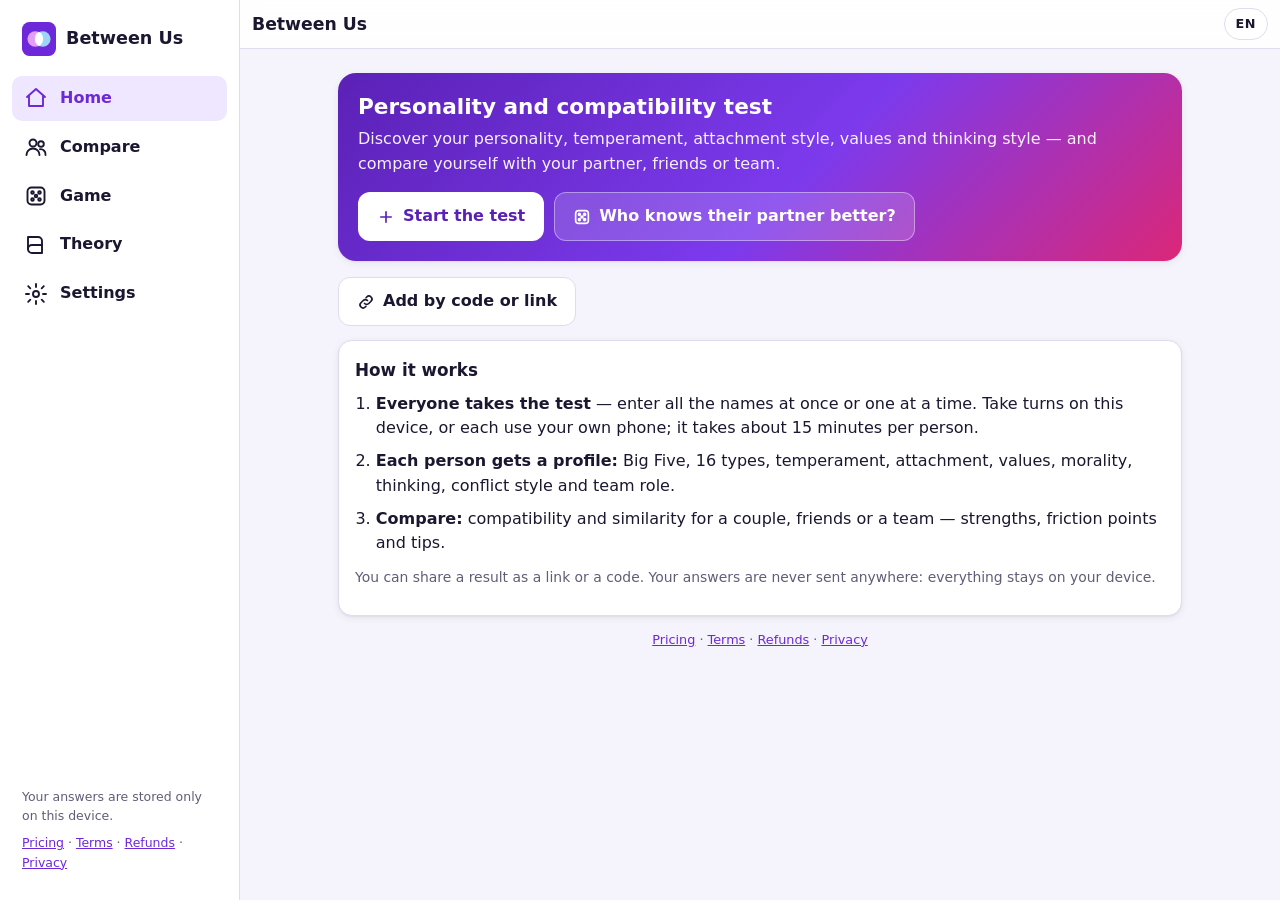
<file: index.html>
<!doctype html>
<html lang="ru">
<head>
<meta charset="utf-8">
<meta name="viewport" content="width=device-width, initial-scale=1, viewport-fit=cover">
<title>Between Us</title>
<meta name="description" content="Personality and compatibility test: Big Five, 16 types, temperament, attachment, values, thinking style. Compare couples, friends and teams.">
<meta name="theme-color" content="#6d28d9">
<meta name="apple-mobile-web-app-capable" content="yes">
<meta name="mobile-web-app-capable" content="yes">
<meta name="apple-mobile-web-app-status-bar-style" content="default">
<meta name="apple-mobile-web-app-title" content="Between Us">
<link rel="manifest" href="manifest.webmanifest">
<link rel="icon" href="icons/icon.svg" type="image/svg+xml">
<link rel="apple-touch-icon" href="icons/apple-touch-icon.png">
<link rel="stylesheet" href="css/app.css?v=f3c1a32f58">
</head>
<body>
<div class="layout">
  <aside class="sidebar" id="sidebar"></aside>
  <div class="main">
    <header class="topbar">
      <button class="icon-btn" id="backBtn" aria-label="Back" hidden>
        <svg viewBox="0 0 24 24"><path d="M15 18l-6-6 6-6"/></svg>
      </button>
      <h1 class="topbar-title" id="title">Between Us</h1>
      <div class="topbar-extra" id="topExtra"></div>
      <button class="lang-btn" id="langBtn" aria-label="Language">··</button>
    </header>
    <main id="view" tabindex="-1"></main>
  </div>
</div>
<nav class="tabbar" id="tabbar"></nav>
<div class="modal" id="modal" hidden>
  <div class="modal-backdrop" data-close></div>
  <div class="modal-card" role="dialog" aria-modal="true">
    <button class="icon-btn modal-close" data-close aria-label="Close">
      <svg viewBox="0 0 24 24"><path d="M6 6l12 12M18 6L6 18"/></svg>
    </button>
    <div class="modal-body" id="modalBody"></div>
  </div>
</div>
<div class="toast" id="toast" role="status" hidden></div>
<script src="js/data.js?v=f3c1a32f58"></script>
<script src="js/engine.js?v=f3c1a32f58"></script>
<script src="js/game-data.js?v=f3c1a32f58"></script>
<script src="js/game.js?v=f3c1a32f58"></script>
<script src="js/strings.js?v=f3c1a32f58"></script>
<script src="js/i18n.js?v=f3c1a32f58"></script>
<script src="js/pay.js?v=f3c1a32f58"></script>
<script src="js/sync.js?v=f3c1a32f58"></script>
<script src="js/app.js?v=f3c1a32f58"></script>
</body>
</html>
</file>
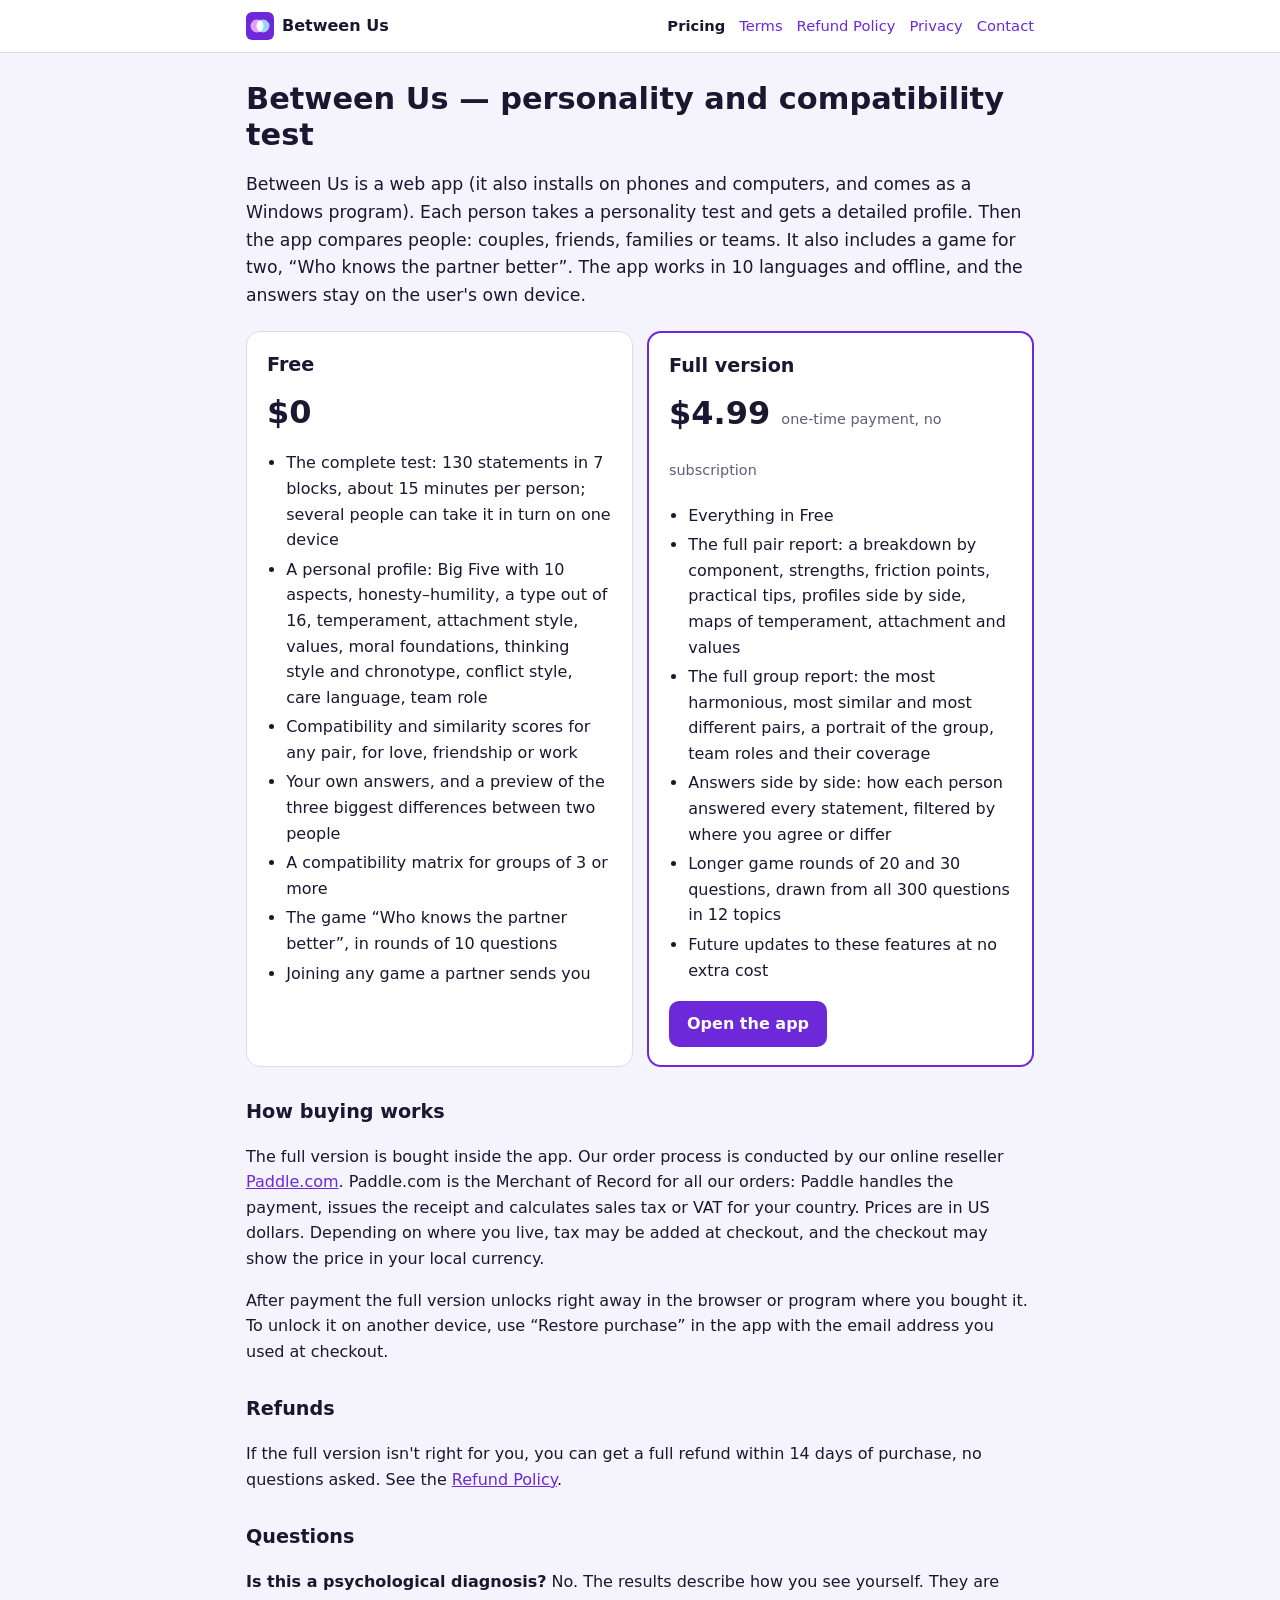
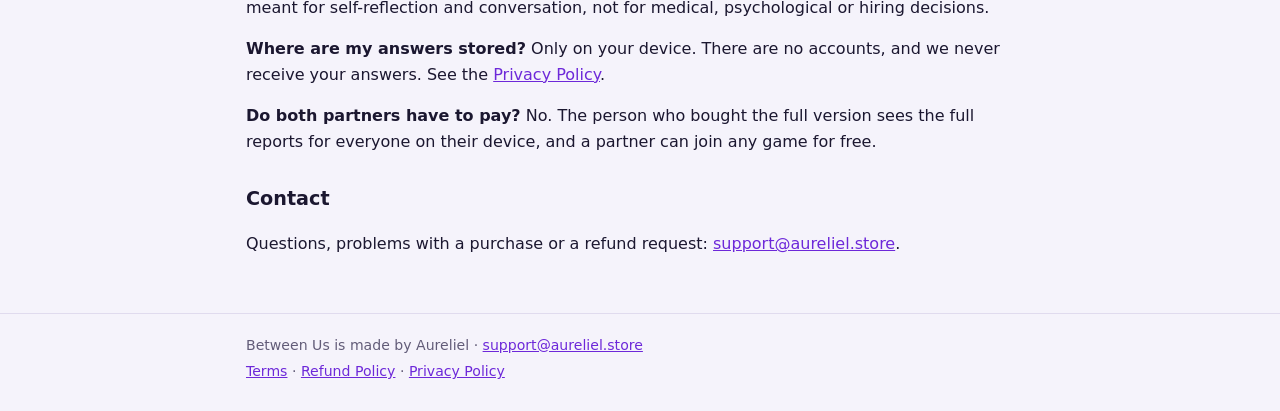
<file: pricing.html>
<!doctype html>
<html lang="en">
<head>
<meta charset="utf-8">
<meta name="viewport" content="width=device-width, initial-scale=1">
<title>Pricing — Between Us</title>
<meta name="description" content="Between Us is free to start. The full version costs US$4.99 once, with no subscription.">
<link rel="icon" href="icons/icon.svg" type="image/svg+xml">
<link rel="stylesheet" href="css/legal.css">
</head>
<body>
<header class="top"><div class="top-in">
  <a class="brand" href="./"><img src="icons/icon.svg" alt="">Between Us</a>
  <nav><a href="pricing.html" aria-current="page">Pricing</a><a href="terms.html">Terms</a><a href="refund.html">Refund Policy</a><a href="privacy.html">Privacy</a><a href="#contact">Contact</a></nav>
</div></header>

<main class="doc">
  <h1>Between Us — personality and compatibility test</h1>
  <p class="lead">Between Us is a web app (it also installs on phones and computers, and comes as a Windows program).
    Each person takes a personality test and gets a detailed profile. Then the app compares people:
    couples, friends, families or teams. It also includes a game for two, “Who knows the partner better”.
    The app works in 10 languages and offline, and the answers stay on the user's own device.</p>

  <div class="plans">
    <section class="plan">
      <h2>Free</h2>
      <p class="price">$0</p>
      <ul>
        <li>The complete test: 130 statements in 7 blocks, about 15 minutes per person; several people can take it in turn on one device</li>
        <li>A personal profile: Big Five with 10 aspects, honesty–humility, a type out of 16, temperament,
          attachment style, values, moral foundations, thinking style and chronotype, conflict style, care language, team role</li>
        <li>Compatibility and similarity scores for any pair, for love, friendship or work</li>
        <li>Your own answers, and a preview of the three biggest differences between two people</li>
        <li>A compatibility matrix for groups of 3 or more</li>
        <li>The game “Who knows the partner better”, in rounds of 10 questions</li>
        <li>Joining any game a partner sends you</li>
      </ul>
    </section>
    <section class="plan full">
      <h2>Full version</h2>
      <p class="price">$4.99 <small>one-time payment, no subscription</small></p>
      <ul>
        <li>Everything in Free</li>
        <li>The full pair report: a breakdown by component, strengths, friction points, practical tips,
          profiles side by side, maps of temperament, attachment and values</li>
        <li>The full group report: the most harmonious, most similar and most different pairs,
          a portrait of the group, team roles and their coverage</li>
        <li>Answers side by side: how each person answered every statement, filtered by where you agree or differ</li>
        <li>Longer game rounds of 20 and 30 questions, drawn from all 300 questions in 12 topics</li>
        <li>Future updates to these features at no extra cost</li>
      </ul>
      <a class="btn" href="./">Open the app</a>
    </section>
  </div>

  <h2>How buying works</h2>
  <p>The full version is bought inside the app. Our order process is conducted by our online reseller
    <a href="https://www.paddle.com/" rel="noopener">Paddle.com</a>. Paddle.com is the Merchant of Record for all our orders:
    Paddle handles the payment, issues the receipt and calculates sales tax or VAT for your country. Prices are in US dollars.
    Depending on where you live, tax may be added at checkout, and the checkout may show the price in your local currency.</p>
  <p>After payment the full version unlocks right away in the browser or program where you bought it.
    To unlock it on another device, use “Restore purchase” in the app with the email address you used at checkout.</p>

  <h2>Refunds</h2>
  <p>If the full version isn't right for you, you can get a full refund within 14 days of purchase, no questions asked.
    See the <a href="refund.html">Refund Policy</a>.</p>

  <h2>Questions</h2>
  <p><b>Is this a psychological diagnosis?</b> No. The results describe how you see yourself. They are meant for self-reflection
    and conversation, not for medical, psychological or hiring decisions.</p>
  <p><b>Where are my answers stored?</b> Only on your device. There are no accounts, and we never receive your answers.
    See the <a href="privacy.html">Privacy Policy</a>.</p>
  <p><b>Do both partners have to pay?</b> No. The person who bought the full version sees the full reports for everyone
    on their device, and a partner can join any game for free.</p>

  <h2 id="contact">Contact</h2>
  <p>Questions, problems with a purchase or a refund request: <a href="mailto:support@aureliel.store">support@aureliel.store</a>.</p>
</main>

<footer class="foot"><div class="foot-in">
  <p>Between Us is made by Aureliel · <a href="mailto:support@aureliel.store">support@aureliel.store</a></p>
  <p><a href="terms.html">Terms</a> · <a href="refund.html">Refund Policy</a> · <a href="privacy.html">Privacy Policy</a></p>
</div></footer>
</body>
</html>
</file>
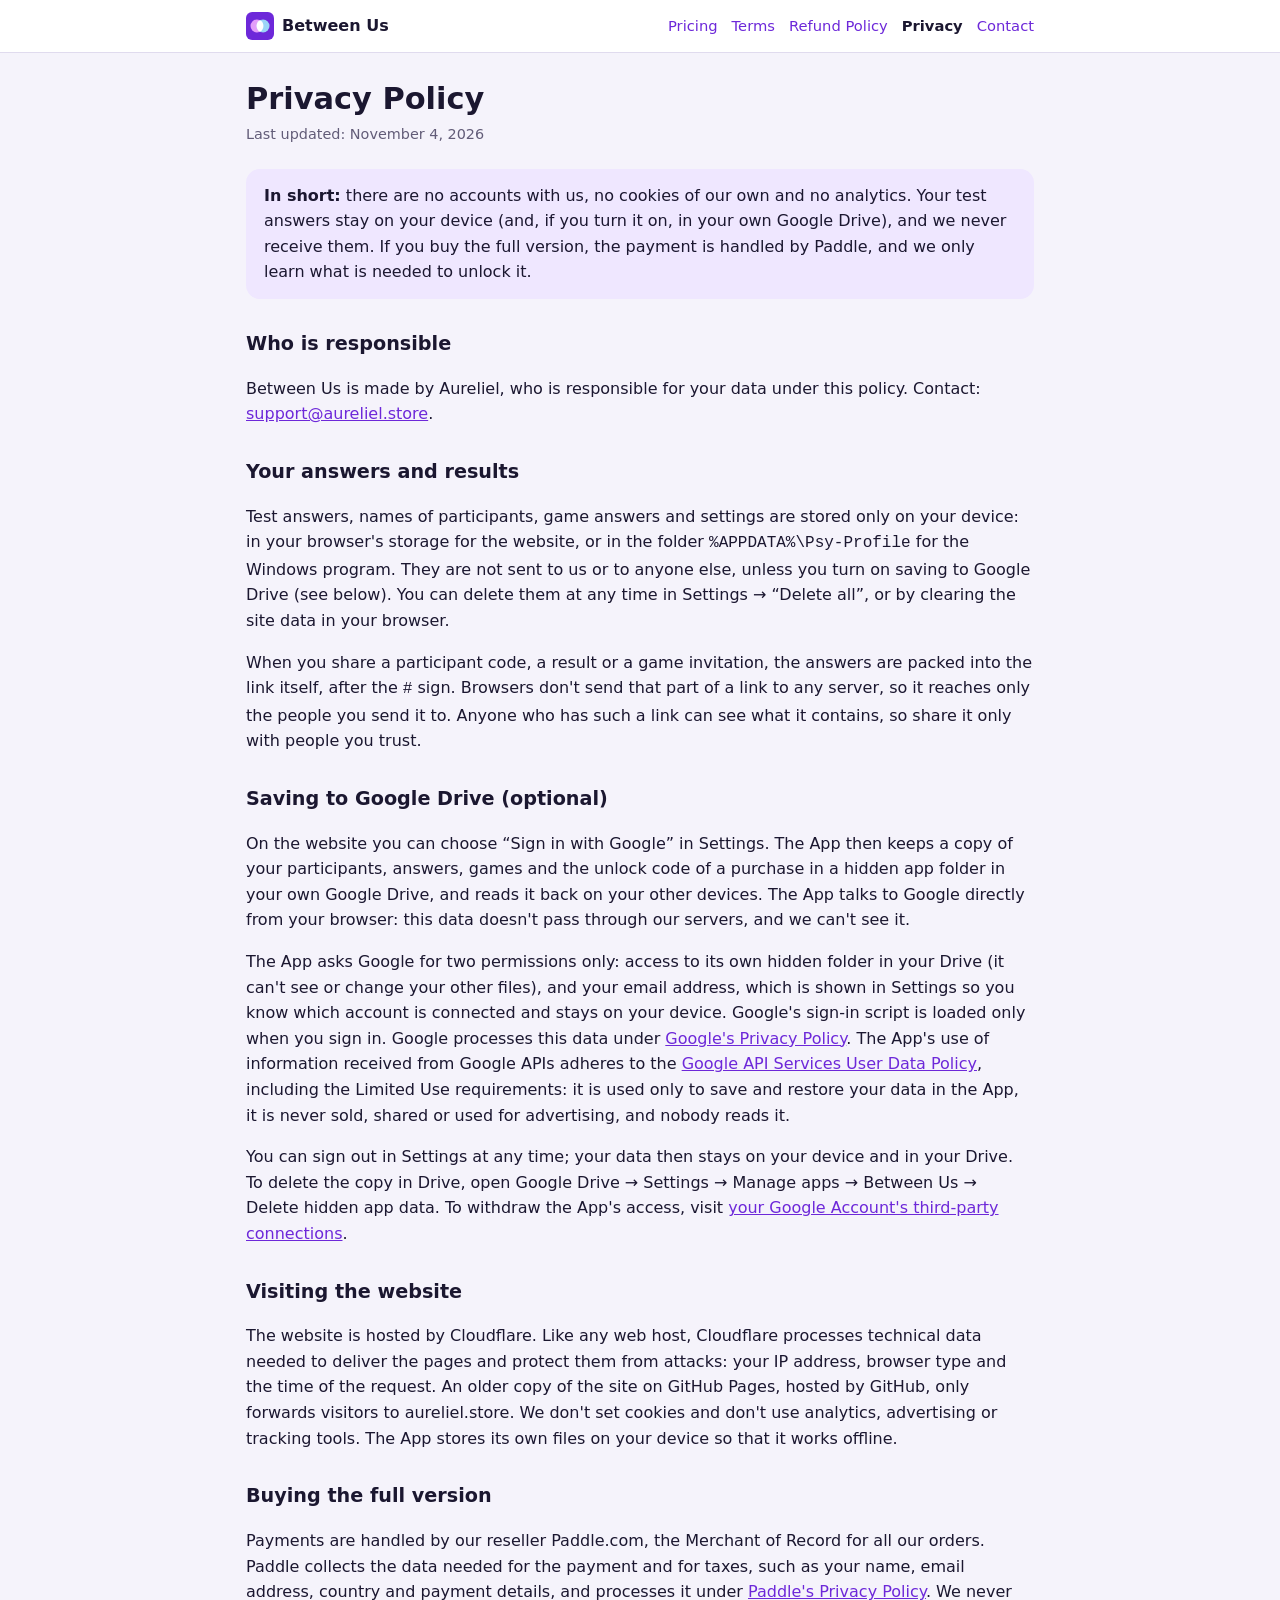
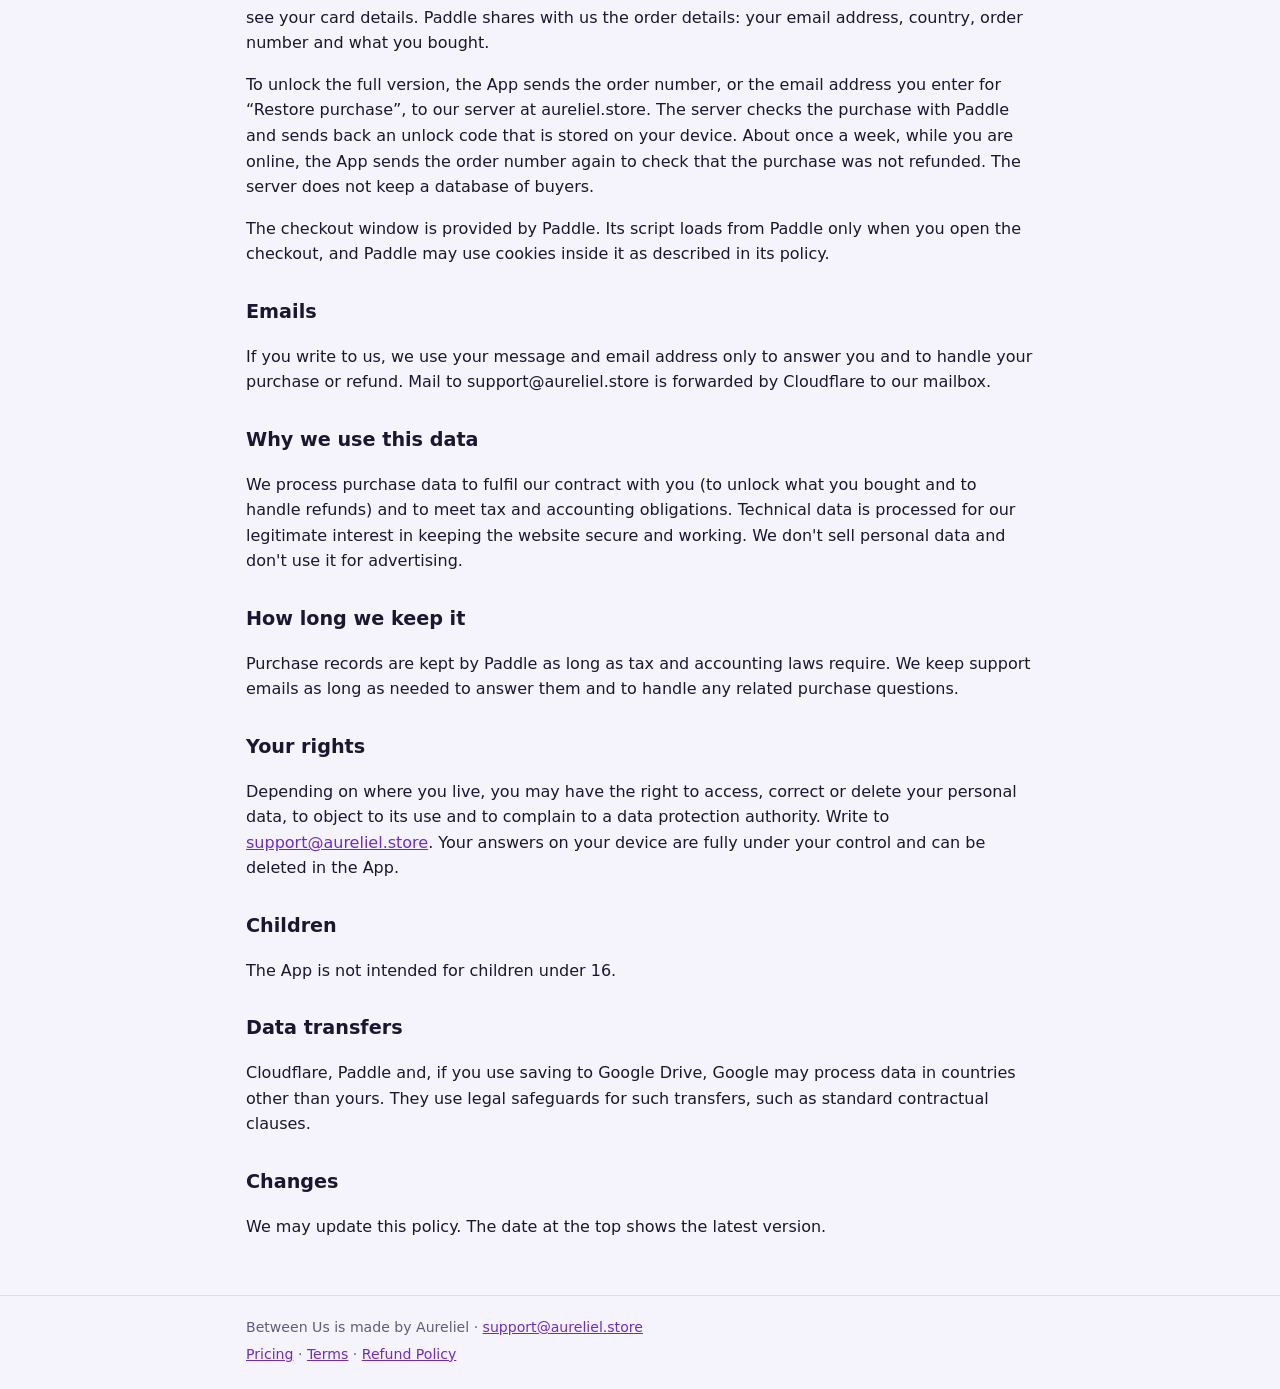
<file: privacy.html>
<!doctype html>
<html lang="en">
<head>
<meta charset="utf-8">
<meta name="viewport" content="width=device-width, initial-scale=1">
<title>Privacy Policy — Between Us</title>
<link rel="icon" href="icons/icon.svg" type="image/svg+xml">
<link rel="stylesheet" href="css/legal.css">
</head>
<body>
<header class="top"><div class="top-in">
  <a class="brand" href="./"><img src="icons/icon.svg" alt="">Between Us</a>
  <nav><a href="pricing.html">Pricing</a><a href="terms.html">Terms</a><a href="refund.html">Refund Policy</a><a href="privacy.html" aria-current="page">Privacy</a><a href="pricing.html#contact">Contact</a></nav>
</div></header>

<main class="doc">
  <h1>Privacy Policy</h1>
  <p class="updated">Last updated: November 4, 2026</p>

  <div class="box"><b>In short:</b> there are no accounts with us, no cookies of our own and no analytics. Your test answers stay on your device
    (and, if you turn it on, in your own Google Drive), and we never receive them. If you buy the full version, the payment is handled by Paddle,
    and we only learn what is needed to unlock it.</div>

  <h2>Who is responsible</h2>
  <p>Between Us is made by Aureliel, who is responsible for your data under this policy.
    Contact: <a href="mailto:support@aureliel.store">support@aureliel.store</a>.</p>

  <h2>Your answers and results</h2>
  <p>Test answers, names of participants, game answers and settings are stored only on your device: in your browser's storage
    for the website, or in the folder <code>%APPDATA%\Psy-Profile</code> for the Windows program. They are not sent to us or to anyone else,
    unless you turn on saving to Google Drive (see below).
    You can delete them at any time in Settings → “Delete all”, or by clearing the site data in your browser.</p>
  <p>When you share a participant code, a result or a game invitation, the answers are packed into the link itself,
    after the <code>#</code> sign. Browsers don't send that part of a link to any server, so it reaches only the people you send it to.
    Anyone who has such a link can see what it contains, so share it only with people you trust.</p>

  <h2>Saving to Google Drive (optional)</h2>
  <p>On the website you can choose “Sign in with Google” in Settings. The App then keeps a copy of your participants, answers, games
    and the unlock code of a purchase in a hidden app folder in your own Google Drive, and reads it back on your other devices.
    The App talks to Google directly from your browser: this data doesn't pass through our servers, and we can't see it.</p>
  <p>The App asks Google for two permissions only: access to its own hidden folder in your Drive (it can't see or change your other files),
    and your email address, which is shown in Settings so you know which account is connected and stays on your device.
    Google's sign-in script is loaded only when you sign in. Google processes this data under
    <a href="https://policies.google.com/privacy" rel="noopener">Google's Privacy Policy</a>.
    The App's use of information received from Google APIs adheres to the
    <a href="https://developers.google.com/terms/api-services-user-data-policy" rel="noopener">Google API Services User Data Policy</a>,
    including the Limited Use requirements: it is used only to save and restore your data in the App, it is never sold,
    shared or used for advertising, and nobody reads it.</p>
  <p>You can sign out in Settings at any time; your data then stays on your device and in your Drive. To delete the copy in Drive,
    open Google Drive → Settings → Manage apps → Between Us → Delete hidden app data. To withdraw the App's access, visit
    <a href="https://myaccount.google.com/permissions" rel="noopener">your Google Account's third-party connections</a>.</p>

  <h2>Visiting the website</h2>
  <p>The website is hosted by Cloudflare. Like any web host, Cloudflare processes technical data needed to deliver the pages
    and protect them from attacks: your IP address, browser type and the time of the request.
    An older copy of the site on GitHub Pages, hosted by GitHub, only forwards visitors to aureliel.store.
    We don't set cookies and don't use analytics, advertising or tracking tools. The App stores its own files on your device
    so that it works offline.</p>

  <h2>Buying the full version</h2>
  <p>Payments are handled by our reseller Paddle.com, the Merchant of Record for all our orders. Paddle collects the data needed
    for the payment and for taxes, such as your name, email address, country and payment details, and processes it under
    <a href="https://www.paddle.com/legal/privacy" rel="noopener">Paddle's Privacy Policy</a>. We never see your card details.
    Paddle shares with us the order details: your email address, country, order number and what you bought.</p>
  <p>To unlock the full version, the App sends the order number, or the email address you enter for “Restore purchase”,
    to our server at aureliel.store. The server checks the purchase with Paddle and sends back an unlock code that is stored on your device.
    About once a week, while you are online, the App sends the order number again to check that the purchase was not refunded.
    The server does not keep a database of buyers.</p>
  <p>The checkout window is provided by Paddle. Its script loads from Paddle only when you open the checkout,
    and Paddle may use cookies inside it as described in its policy.</p>

  <h2>Emails</h2>
  <p>If you write to us, we use your message and email address only to answer you and to handle your purchase or refund.
    Mail to support@aureliel.store is forwarded by Cloudflare to our mailbox.</p>

  <h2>Why we use this data</h2>
  <p>We process purchase data to fulfil our contract with you (to unlock what you bought and to handle refunds) and to meet
    tax and accounting obligations. Technical data is processed for our legitimate interest in keeping the website secure and working.
    We don't sell personal data and don't use it for advertising.</p>

  <h2>How long we keep it</h2>
  <p>Purchase records are kept by Paddle as long as tax and accounting laws require. We keep support emails as long as needed
    to answer them and to handle any related purchase questions.</p>

  <h2>Your rights</h2>
  <p>Depending on where you live, you may have the right to access, correct or delete your personal data, to object to its use
    and to complain to a data protection authority. Write to <a href="mailto:support@aureliel.store">support@aureliel.store</a>.
    Your answers on your device are fully under your control and can be deleted in the App.</p>

  <h2>Children</h2>
  <p>The App is not intended for children under 16.</p>

  <h2>Data transfers</h2>
  <p>Cloudflare, Paddle and, if you use saving to Google Drive, Google may process data in countries other than yours. They use legal safeguards for such transfers,
    such as standard contractual clauses.</p>

  <h2>Changes</h2>
  <p>We may update this policy. The date at the top shows the latest version.</p>
</main>

<footer class="foot"><div class="foot-in">
  <p>Between Us is made by Aureliel · <a href="mailto:support@aureliel.store">support@aureliel.store</a></p>
  <p><a href="pricing.html">Pricing</a> · <a href="terms.html">Terms</a> · <a href="refund.html">Refund Policy</a></p>
</div></footer>
</body>
</html>
</file>
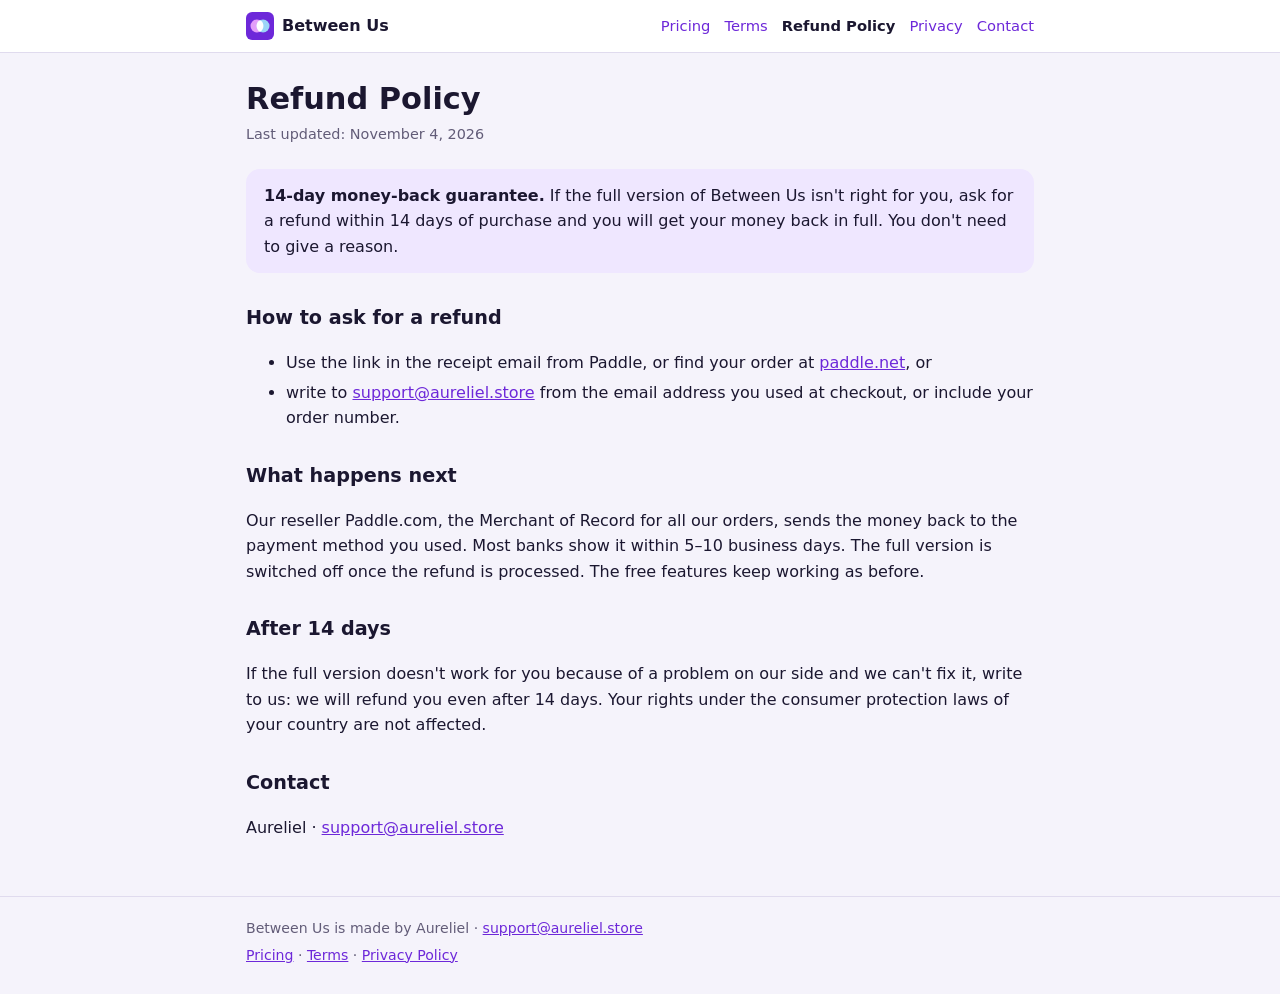
<file: refund.html>
<!doctype html>
<html lang="en">
<head>
<meta charset="utf-8">
<meta name="viewport" content="width=device-width, initial-scale=1">
<title>Refund Policy — Between Us</title>
<link rel="icon" href="icons/icon.svg" type="image/svg+xml">
<link rel="stylesheet" href="css/legal.css">
</head>
<body>
<header class="top"><div class="top-in">
  <a class="brand" href="./"><img src="icons/icon.svg" alt="">Between Us</a>
  <nav><a href="pricing.html">Pricing</a><a href="terms.html">Terms</a><a href="refund.html" aria-current="page">Refund Policy</a><a href="privacy.html">Privacy</a><a href="pricing.html#contact">Contact</a></nav>
</div></header>

<main class="doc">
  <h1>Refund Policy</h1>
  <p class="updated">Last updated: November 4, 2026</p>

  <div class="box"><b>14-day money-back guarantee.</b> If the full version of Between Us isn't right for you,
    ask for a refund within 14 days of purchase and you will get your money back in full. You don't need to give a reason.</div>

  <h2>How to ask for a refund</h2>
  <ul>
    <li>Use the link in the receipt email from Paddle, or find your order at <a href="https://paddle.net/" rel="noopener">paddle.net</a>, or</li>
    <li>write to <a href="mailto:support@aureliel.store">support@aureliel.store</a> from the email address you used at checkout,
      or include your order number.</li>
  </ul>

  <h2>What happens next</h2>
  <p>Our reseller Paddle.com, the Merchant of Record for all our orders, sends the money back to the payment method you used.
    Most banks show it within 5–10 business days. The full version is switched off once the refund is processed.
    The free features keep working as before.</p>

  <h2>After 14 days</h2>
  <p>If the full version doesn't work for you because of a problem on our side and we can't fix it, write to us:
    we will refund you even after 14 days. Your rights under the consumer protection laws of your country are not affected.</p>

  <h2>Contact</h2>
  <p>Aureliel · <a href="mailto:support@aureliel.store">support@aureliel.store</a></p>
</main>

<footer class="foot"><div class="foot-in">
  <p>Between Us is made by Aureliel · <a href="mailto:support@aureliel.store">support@aureliel.store</a></p>
  <p><a href="pricing.html">Pricing</a> · <a href="terms.html">Terms</a> · <a href="privacy.html">Privacy Policy</a></p>
</div></footer>
</body>
</html>
</file>
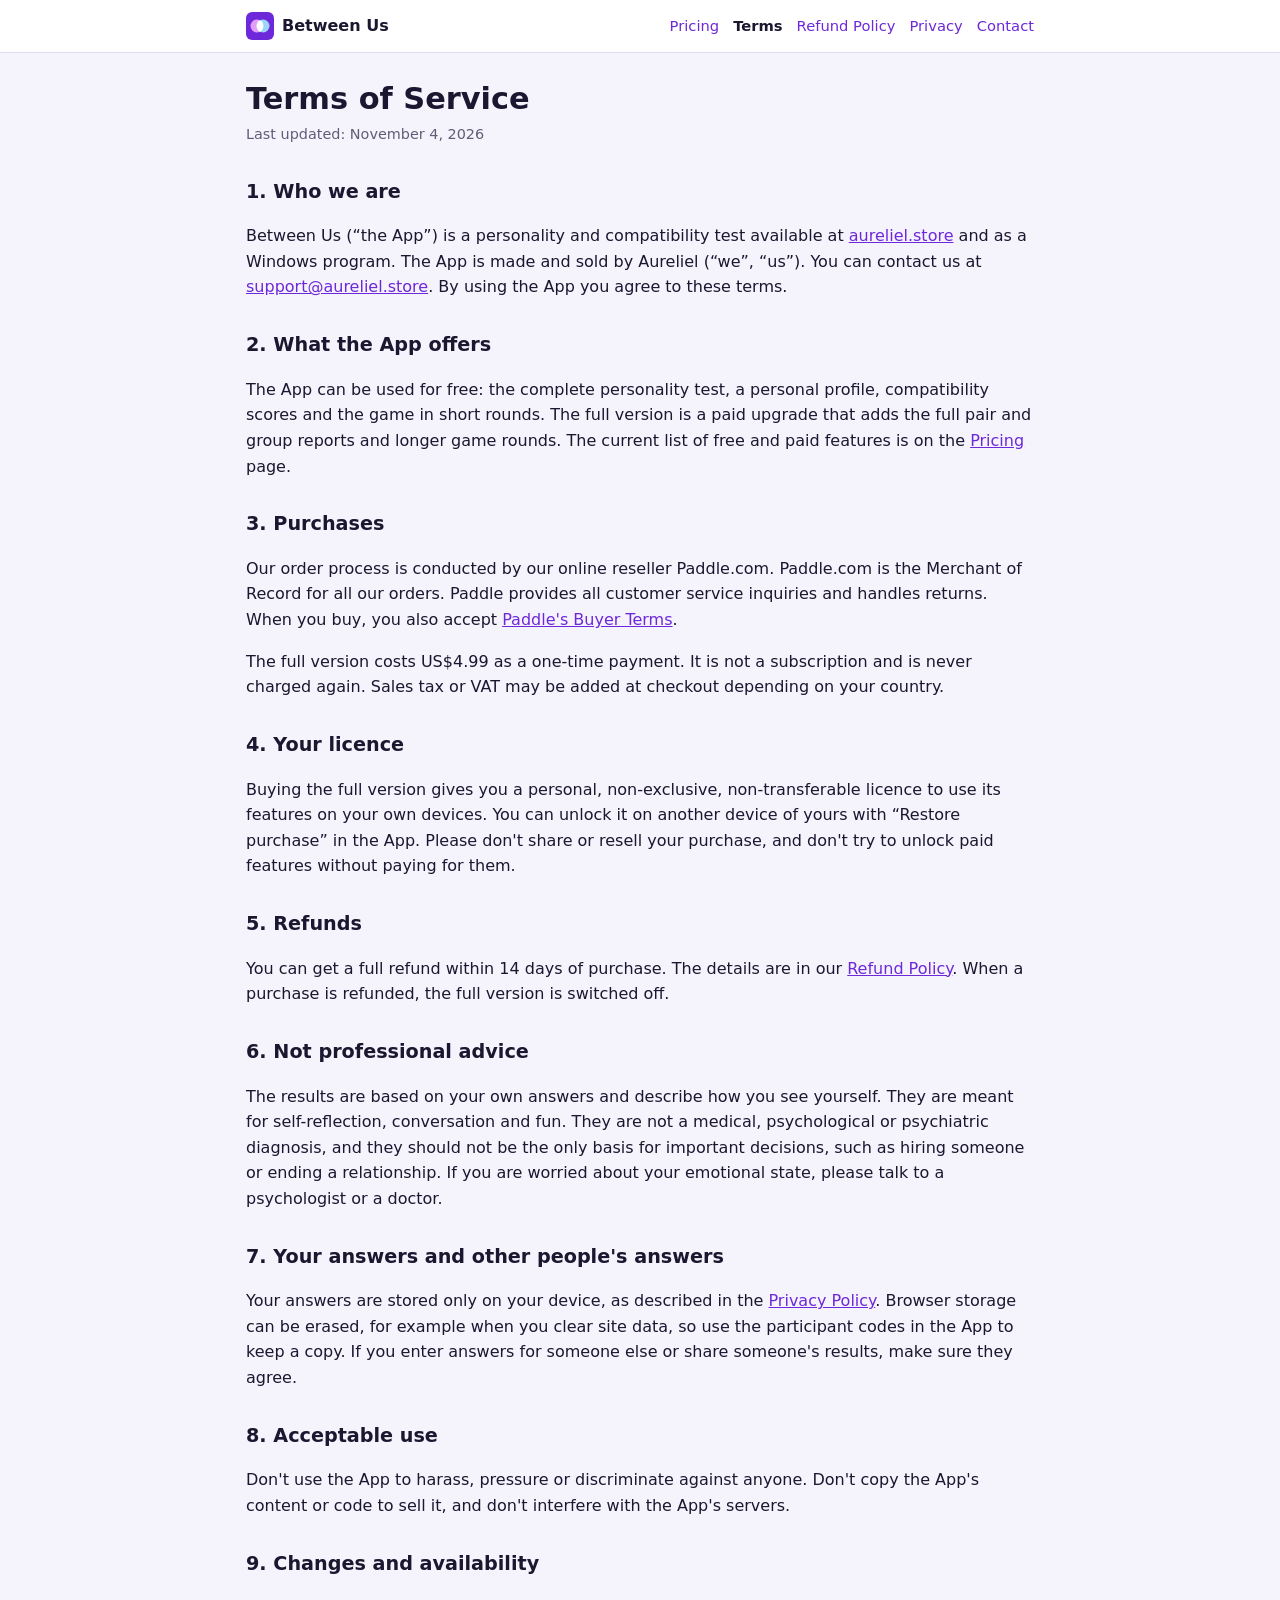
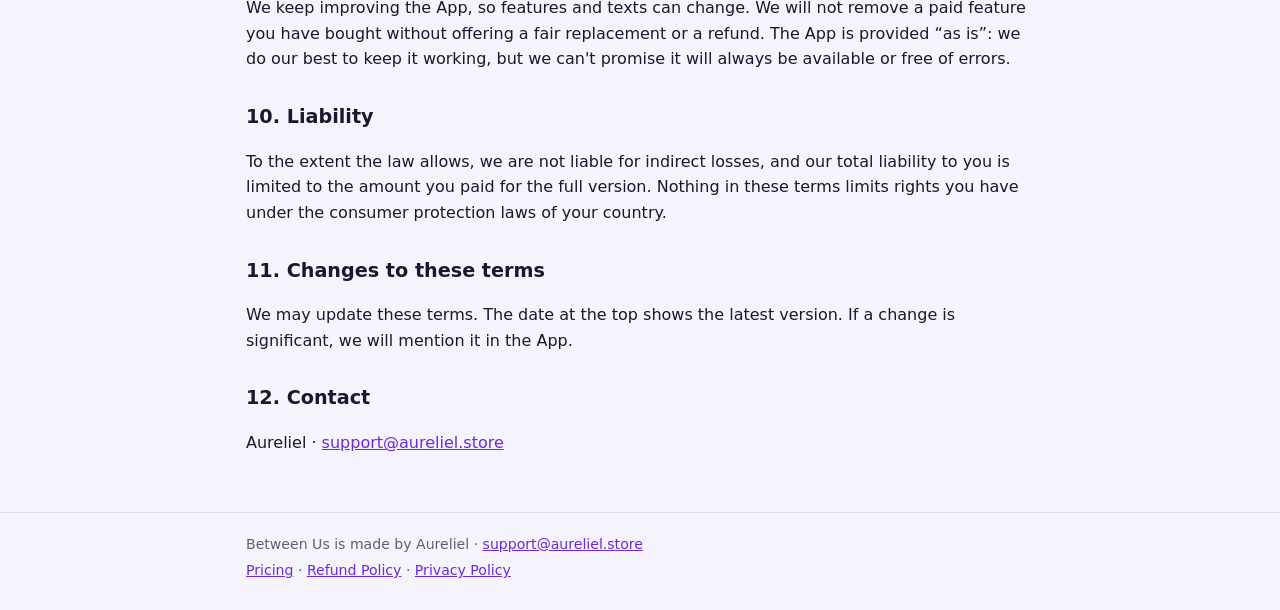
<file: terms.html>
<!doctype html>
<html lang="en">
<head>
<meta charset="utf-8">
<meta name="viewport" content="width=device-width, initial-scale=1">
<title>Terms of Service — Between Us</title>
<link rel="icon" href="icons/icon.svg" type="image/svg+xml">
<link rel="stylesheet" href="css/legal.css">
</head>
<body>
<header class="top"><div class="top-in">
  <a class="brand" href="./"><img src="icons/icon.svg" alt="">Between Us</a>
  <nav><a href="pricing.html">Pricing</a><a href="terms.html" aria-current="page">Terms</a><a href="refund.html">Refund Policy</a><a href="privacy.html">Privacy</a><a href="pricing.html#contact">Contact</a></nav>
</div></header>

<main class="doc">
  <h1>Terms of Service</h1>
  <p class="updated">Last updated: November 4, 2026</p>

  <h2>1. Who we are</h2>
  <p>Between Us (“the App”) is a personality and compatibility test available at
    <a href="https://aureliel.store/">aureliel.store</a> and as a Windows program. The App is made and sold by
    Aureliel (“we”, “us”). You can contact us at <a href="mailto:support@aureliel.store">support@aureliel.store</a>.
    By using the App you agree to these terms.</p>

  <h2>2. What the App offers</h2>
  <p>The App can be used for free: the complete personality test, a personal profile, compatibility scores and the game
    in short rounds. The full version is a paid upgrade that adds the full pair and group reports and longer game rounds.
    The current list of free and paid features is on the <a href="pricing.html">Pricing</a> page.</p>

  <h2>3. Purchases</h2>
  <p>Our order process is conducted by our online reseller Paddle.com. Paddle.com is the Merchant of Record for all our orders.
    Paddle provides all customer service inquiries and handles returns. When you buy, you also accept
    <a href="https://www.paddle.com/legal/checkout-buyer-terms" rel="noopener">Paddle's Buyer Terms</a>.</p>
  <p>The full version costs US$4.99 as a one-time payment. It is not a subscription and is never charged again.
    Sales tax or VAT may be added at checkout depending on your country.</p>

  <h2>4. Your licence</h2>
  <p>Buying the full version gives you a personal, non-exclusive, non-transferable licence to use its features on your own devices.
    You can unlock it on another device of yours with “Restore purchase” in the App. Please don't share or resell your purchase,
    and don't try to unlock paid features without paying for them.</p>

  <h2>5. Refunds</h2>
  <p>You can get a full refund within 14 days of purchase. The details are in our <a href="refund.html">Refund Policy</a>.
    When a purchase is refunded, the full version is switched off.</p>

  <h2>6. Not professional advice</h2>
  <p>The results are based on your own answers and describe how you see yourself. They are meant for self-reflection,
    conversation and fun. They are not a medical, psychological or psychiatric diagnosis, and they should not be the only basis
    for important decisions, such as hiring someone or ending a relationship. If you are worried about your emotional state,
    please talk to a psychologist or a doctor.</p>

  <h2>7. Your answers and other people's answers</h2>
  <p>Your answers are stored only on your device, as described in the <a href="privacy.html">Privacy Policy</a>.
    Browser storage can be erased, for example when you clear site data, so use the participant codes in the App to keep a copy.
    If you enter answers for someone else or share someone's results, make sure they agree.</p>

  <h2>8. Acceptable use</h2>
  <p>Don't use the App to harass, pressure or discriminate against anyone. Don't copy the App's content or code to sell it,
    and don't interfere with the App's servers.</p>

  <h2>9. Changes and availability</h2>
  <p>We keep improving the App, so features and texts can change. We will not remove a paid feature you have bought
    without offering a fair replacement or a refund. The App is provided “as is”: we do our best to keep it working,
    but we can't promise it will always be available or free of errors.</p>

  <h2>10. Liability</h2>
  <p>To the extent the law allows, we are not liable for indirect losses, and our total liability to you is limited to
    the amount you paid for the full version. Nothing in these terms limits rights you have under the consumer protection
    laws of your country.</p>

  <h2>11. Changes to these terms</h2>
  <p>We may update these terms. The date at the top shows the latest version. If a change is significant,
    we will mention it in the App.</p>

  <h2>12. Contact</h2>
  <p>Aureliel · <a href="mailto:support@aureliel.store">support@aureliel.store</a></p>
</main>

<footer class="foot"><div class="foot-in">
  <p>Between Us is made by Aureliel · <a href="mailto:support@aureliel.store">support@aureliel.store</a></p>
  <p><a href="pricing.html">Pricing</a> · <a href="refund.html">Refund Policy</a> · <a href="privacy.html">Privacy Policy</a></p>
</div></footer>
</body>
</html>
</file>
<file: css/app.css>
:root {
  --bg: #f5f3fb;
  --surface: #ffffff;
  --surface-2: #efecf7;
  --text: #1b1730;
  --muted: #625c78;
  --border: #e0dbee;
  --primary: #6d28d9;
  --primary-2: #a78bfa;
  --primary-soft: #efe7ff;
  --accent: #db2777;
  --ok: #138a4b;
  --ok-soft: #ddf5e7;
  --bad: #c62828;
  --bad-soft: #fde4e4;
  --warn: #9a6400;
  --warn-soft: #fff4d6;
  --heat-l: 88%;
  --heat-bar: 44%;
  --shadow: 0 1px 2px rgba(30, 16, 60, .06), 0 2px 8px rgba(30, 16, 60, .06);
  --radius: 14px;
  --font: system-ui, -apple-system, "Segoe UI", Roboto, "Helvetica Neue", Arial, sans-serif;
  --fs: 16px;
  --sidebar-w: 240px;
  color-scheme: light;
}
:root[data-theme="dark"] {
  --bg: #110f19;
  --surface: #1b1826;
  --surface-2: #252136;
  --text: #ebe8f5;
  --muted: #a39dba;
  --border: #322d47;
  --primary: #a78bfa;
  --primary-2: #7c5cc8;
  --primary-soft: #2a2145;
  --accent: #f472b6;
  --ok: #3ccf7f;
  --ok-soft: #173826;
  --bad: #ff6b6b;
  --bad-soft: #3d1c1f;
  --warn: #f5c451;
  --warn-soft: #3a3016;
  --heat-l: 30%;
  --heat-bar: 55%;
  --shadow: 0 1px 2px rgba(0, 0, 0, .4);
  color-scheme: dark;
}
@media (prefers-color-scheme: dark) {
  :root:not([data-theme="light"]):not([data-theme="dark"]) {
    --bg: #110f19;
    --surface: #1b1826;
    --surface-2: #252136;
    --text: #ebe8f5;
    --muted: #a39dba;
    --border: #322d47;
    --primary: #a78bfa;
    --primary-2: #7c5cc8;
    --primary-soft: #2a2145;
    --accent: #f472b6;
    --ok: #3ccf7f;
    --ok-soft: #173826;
    --bad: #ff6b6b;
    --bad-soft: #3d1c1f;
    --warn: #f5c451;
    --warn-soft: #3a3016;
    --heat-l: 30%;
  --heat-bar: 55%;
    --shadow: 0 1px 2px rgba(0, 0, 0, .4);
    color-scheme: dark;
  }
}

* { box-sizing: border-box; }
[hidden] { display: none !important; }
html { -webkit-text-size-adjust: 100%; }
body { margin: 0; background: var(--bg); color: var(--text); font: 400 var(--fs)/1.55 var(--font); min-height: 100vh; }
a { color: var(--primary); }
button { font: inherit; color: inherit; }
svg { display: block; }
h2 { font-size: 1.25em; margin: 0 0 .6em; line-height: 1.3; }
h3 { font-size: 1.05em; margin: 1.2em 0 .5em; }
h4 { margin: .6em 0 .3em; font-size: .95em; }
p { margin: 0 0 .7em; }
ul, ol { margin: 0 0 .7em; padding-left: 1.25em; }
.muted { color: var(--muted); }
.small { font-size: .87em; }
.center { text-align: center; }
.nowrap { white-space: nowrap; }
.row { display: flex; gap: 10px; align-items: center; flex-wrap: wrap; }
.spacer { flex: 1; }
.note { font-size: .8em; color: var(--muted); margin: 12px 0 0; }
kbd { font: inherit; font-size: .85em; padding: 1px 6px; border: 1px solid var(--border); border-radius: 5px; background: var(--surface-2); }

/* ---------- layout ---------- */
.layout { display: flex; min-height: 100vh; }
.main { flex: 1; min-width: 0; display: flex; flex-direction: column; }
.sidebar { display: none; }
#view { flex: 1; padding: 16px 16px calc(84px + env(safe-area-inset-bottom)); max-width: 900px; width: 100%; margin: 0 auto; outline: none; }
.topbar {
  position: sticky; top: 0; z-index: 20; display: flex; align-items: center; gap: 8px;
  padding: calc(8px + env(safe-area-inset-top)) 12px 8px;
  background: color-mix(in srgb, var(--surface) 92%, transparent);
  backdrop-filter: blur(10px); -webkit-backdrop-filter: blur(10px); border-bottom: 1px solid var(--border);
}
.topbar-title { flex: 1; font-size: 1.08em; font-weight: 650; margin: 0; white-space: nowrap; overflow: hidden; text-overflow: ellipsis; }
.topbar-extra { display: flex; align-items: center; gap: 8px; }
.counter { font-variant-numeric: tabular-nums; font-weight: 700; padding: 4px 10px; border-radius: 999px; background: var(--surface-2); font-size: .88em; }
.icon-btn { width: 40px; height: 40px; border: 0; border-radius: 10px; background: transparent; cursor: pointer; display: inline-flex; align-items: center; justify-content: center; flex: none; }
.icon-btn:hover { background: var(--surface-2); }
.icon-btn svg { width: 22px; height: 22px; fill: none; stroke: currentColor; stroke-width: 2.2; stroke-linecap: round; stroke-linejoin: round; }

.tabbar {
  position: fixed; left: 0; right: 0; bottom: 0; z-index: 30; display: flex; justify-content: space-around;
  background: var(--surface); border-top: 1px solid var(--border); padding: 6px 4px calc(6px + env(safe-area-inset-bottom));
}
.tab { flex: 1; display: flex; flex-direction: column; align-items: center; gap: 2px; text-decoration: none; color: var(--muted); font-size: .7em; font-weight: 600; padding: 4px 0; border-radius: 10px; }
.tab svg, .side-link svg { width: 24px; height: 24px; fill: none; stroke: currentColor; stroke-width: 1.9; stroke-linecap: round; stroke-linejoin: round; }
.tab.active { color: var(--primary); }
@media (min-width: 900px) {
  .tabbar { display: none; }
  .sidebar {
    display: flex; flex-direction: column; gap: 4px; position: sticky; top: 0; height: 100vh; width: var(--sidebar-w); flex: none;
    padding: 18px 12px; background: var(--surface); border-right: 1px solid var(--border);
  }
  .side-brand { display: flex; align-items: center; gap: 10px; font-weight: 800; font-size: 1.1em; padding: 4px 10px 16px; }
  .side-brand img { width: 34px; height: 34px; }
  .side-link { display: flex; align-items: center; gap: 12px; padding: 10px 12px; border-radius: 10px; color: var(--text); text-decoration: none; font-weight: 550; }
  .side-link:hover { background: var(--surface-2); }
  .side-link.active { background: var(--primary-soft); color: var(--primary); }
  .side-foot { margin-top: auto; padding: 10px; font-size: .78em; color: var(--muted); }
  .side-foot .legal-links { margin: 8px 0 0; }
  #view { padding: 24px 28px 40px; }
}

/* ---------- basic blocks ---------- */
.card { background: var(--surface); border: 1px solid var(--border); border-radius: var(--radius); padding: 16px; box-shadow: var(--shadow); margin-bottom: 14px; }
.card-h { margin: 0 0 12px; font-size: 1.1em; }
.sub-h { margin: 0 0 .4em; }
.grid { display: grid; gap: 12px; grid-template-columns: repeat(auto-fill, minmax(220px, 1fr)); margin-bottom: 14px; }
.tile { display: flex; gap: 12px; align-items: center; padding: 14px; text-decoration: none; color: var(--text); background: var(--surface); border: 1px solid var(--border); border-radius: var(--radius); box-shadow: var(--shadow); }
.tile:hover { border-color: var(--primary); }
.tile-main { display: flex; flex-direction: column; gap: 2px; min-width: 0; }
.list { display: flex; flex-direction: column; background: var(--surface); border: 1px solid var(--border); border-radius: var(--radius); overflow: hidden; box-shadow: var(--shadow); }
.list-item { display: flex; gap: 12px; align-items: center; padding: 12px 14px; text-decoration: none; color: var(--text); border-bottom: 1px solid var(--border); }
.list-item:last-child { border-bottom: 0; }
.list-item:hover { background: var(--surface-2); }
.li-main { flex: 1; min-width: 0; display: flex; flex-direction: column; }
.li-title { font-weight: 650; }
.li-sub { font-size: .86em; color: var(--muted); }
.chev { width: 18px; height: 18px; fill: none; stroke: var(--muted); stroke-width: 2.2; flex: none; }
.ava {
  width: 36px; height: 36px; border-radius: 50%; color: #fff; font-weight: 800; display: inline-flex; align-items: center; justify-content: center;
  flex: none; font-size: .95em; vertical-align: middle;
}
.ava.big { width: 54px; height: 54px; font-size: 1.4em; box-shadow: 0 0 0 3px rgba(255, 255, 255, .5); }
.badge { display: inline-block; padding: 1px 8px; border-radius: 99px; font-size: .78em; font-weight: 700; background: var(--surface-2); color: var(--muted); }
.badge.ok { background: var(--ok-soft); color: var(--ok); }
.badge.warn { background: var(--warn-soft); color: var(--warn); }
.chip { display: inline-flex; align-items: center; gap: 6px; padding: 4px 11px; border-radius: 99px; font-size: .85em; font-weight: 600; background: rgba(255, 255, 255, .18); color: inherit; }
.chips { display: flex; gap: 6px; flex-wrap: wrap; margin-top: 12px; }

.hero { background: linear-gradient(135deg, #5b21b6, #7c3aed 55%, #db2777); color: #fff; border-radius: 18px; padding: 20px; margin-bottom: 16px; box-shadow: var(--shadow); }
.hero h2 { margin: 0 0 6px; font-size: 1.35em; }
.hero p { margin: 0; opacity: .93; }
.hero .kicker { opacity: .85; font-weight: 700; font-size: .85em; text-transform: uppercase; letter-spacing: .05em; }
.hero.person { background: linear-gradient(135deg, color-mix(in srgb, var(--pc) 88%, #000), var(--pc) 60%, color-mix(in srgb, var(--pc) 60%, #db2777)); }
.hero .code { font-variant-numeric: tabular-nums; letter-spacing: .04em; background: rgba(255, 255, 255, .2); padding: 0 8px; border-radius: 8px; }
.hero-actions { display: flex; gap: 10px; flex-wrap: wrap; margin-top: 16px; }

.btn {
  display: inline-flex; align-items: center; justify-content: center; gap: 8px; border: 1px solid transparent; cursor: pointer;
  padding: 11px 18px; border-radius: 12px; font-weight: 650; background: var(--primary); color: #fff; text-decoration: none;
}
:root[data-theme="dark"] .btn:not(.secondary):not(.ghost):not(.light):not(.ghost-light):not(.danger) { color: #160b33; }
@media (prefers-color-scheme: dark) { :root:not([data-theme="light"]) .btn:not(.secondary):not(.ghost):not(.light):not(.ghost-light):not(.danger) { color: #160b33; } }
.btn svg { width: 18px; height: 18px; fill: none; stroke: currentColor; stroke-width: 2.2; stroke-linecap: round; stroke-linejoin: round; }
.btn:hover { filter: brightness(1.06); }
.btn.secondary { background: var(--surface); color: var(--text); border-color: var(--border); }
.btn.ghost { background: transparent; color: var(--primary); }
.btn.light { background: #fff; color: #5b21b6; }
.btn.ghost-light { background: rgba(255, 255, 255, .16); color: #fff; border-color: rgba(255, 255, 255, .4); }
.btn.danger { background: var(--surface); color: var(--bad); border-color: var(--border); }
.btn.block { width: 100%; }
.btn:disabled { opacity: .5; cursor: default; }
.progress { height: 8px; background: var(--surface-2); border-radius: 99px; overflow: hidden; margin-bottom: 14px; }
.progress > i { display: block; height: 100%; background: var(--primary); border-radius: 99px; transition: width .25s; }

.seg { display: inline-flex; border: 1px solid var(--border); border-radius: 10px; overflow: hidden; flex-wrap: wrap; }
.seg button { border: 0; background: var(--surface); padding: 7px 12px; cursor: pointer; font-weight: 600; font-size: .9em; }
.seg button.on { background: var(--primary); color: #fff; }
:root[data-theme="dark"] .seg button.on { color: #160b33; }
@media (prefers-color-scheme: dark) { :root:not([data-theme="light"]) .seg button.on { color: #160b33; } }
.setting { display: flex; align-items: center; gap: 12px; padding: 12px 0; border-bottom: 1px solid var(--border); flex-wrap: wrap; }
.setting:last-child { border-bottom: 0; }
.setting .label { flex: 1; min-width: 160px; }
.empty { text-align: center; color: var(--muted); padding: 30px 14px; }
.big-ico { width: 48px; height: 48px; margin: 0 auto 10px; fill: none; stroke: currentColor; stroke-width: 1.6; }

/* ---------- forms ---------- */
.lbl { display: block; font-weight: 650; font-size: .9em; margin: 10px 0 6px; }
.lbl:first-child { margin-top: 0; }
.input { width: 100%; padding: 11px 13px; border-radius: 12px; border: 1px solid var(--border); background: var(--surface); color: var(--text); font: inherit; }
.input:focus { outline: 2px solid var(--primary); outline-offset: 0; border-color: transparent; }
textarea.input { resize: vertical; font-size: .9em; }
.code-ta { font-family: ui-monospace, SFMono-Regular, Menlo, Consolas, monospace; word-break: break-all; }
.copy { display: flex; gap: 8px; align-items: flex-start; }
.copy .input { flex: 1; min-width: 0; }
.swatches { display: flex; gap: 10px; flex-wrap: wrap; }
.sw { width: 34px; height: 34px; border-radius: 50%; border: 3px solid transparent; cursor: pointer; padding: 0; }
.sw.on { box-shadow: 0 0 0 2px var(--surface), 0 0 0 4px var(--text); }
.mods { display: flex; flex-direction: column; gap: 8px; margin-top: 12px; }
.chk { display: flex; gap: 12px; align-items: center; padding: 10px 12px; border: 1px solid var(--border); border-radius: 12px; cursor: pointer; }
.chk:hover { border-color: var(--primary); }
.chk input { width: 20px; height: 20px; accent-color: var(--primary); flex: none; }
.chk.req { opacity: .85; cursor: default; }
.steps { padding-left: 1.3em; }
.steps li { margin-bottom: .5em; }

/* ---------- questionnaire ---------- */
.intro-card { text-align: center; padding: 26px 18px; }
.intro-card .kicker { color: var(--muted); font-weight: 700; font-size: .82em; text-transform: uppercase; letter-spacing: .06em; margin-bottom: 4px; }
.intro-card h2 { font-size: 1.5em; margin-bottom: 4px; }
.intro-card .btn.block { margin-top: 8px; }
.q-wrap { max-width: 620px; margin: 0 auto; }
.q-meta { display: flex; justify-content: space-between; color: var(--muted); font-size: .85em; font-weight: 600; margin-bottom: 8px; }
.q-card { padding: 22px 18px; min-height: 150px; display: flex; flex-direction: column; justify-content: center; }
.q-prompt { color: var(--muted); font-size: .88em; margin-bottom: 8px; }
.q-text { font-size: 1.25em; font-weight: 650; line-height: 1.35; }
.ans { display: flex; flex-direction: column; gap: 8px; }
.ans button {
  display: flex; align-items: center; gap: 12px; padding: 13px 14px; border-radius: 12px; cursor: pointer; text-align: left;
  border: 1.5px solid var(--border); background: var(--surface); font-weight: 600; transition: background .12s, border-color .12s;
}
.ans button:hover { border-color: var(--primary); }
.ans button.on { border-color: var(--primary); background: var(--primary-soft); }
.ak { width: 26px; height: 26px; border-radius: 8px; background: var(--surface-2); display: inline-flex; align-items: center; justify-content: center; font-size: .82em; color: var(--muted); flex: none; }
.ans button.on .ak { background: var(--primary); color: #fff; }
.q-nav { display: flex; align-items: center; margin-top: 10px; }
/* 7-point scale: a compact list on phones, one row of options on wider screens */
.ans.scale7 button { padding: 10px 14px; }
@media (min-width: 640px) {
  .ans.scale7 { display: grid; grid-template-columns: repeat(7, 1fr); gap: 6px; }
  .ans.scale7 button { flex-direction: column; justify-content: flex-start; gap: 6px; padding: 10px 4px; text-align: center; font-size: .82em; line-height: 1.2; hyphens: auto; }
}

/* who takes the test */
.names { display: flex; flex-direction: column; gap: 8px; margin: 12px 0 6px; }
.name-row { display: flex; gap: 10px; align-items: center; }
.name-row .input { flex: 1; min-width: 0; }
.name-row .ava { flex: none; }
.icon-btn { padding: 8px 12px; font-size: 1.3em; line-height: 1; color: var(--muted); }
.test-info { display: flex; gap: 12px; align-items: flex-start; }
.test-info > svg { width: 22px; height: 22px; flex: none; margin-top: 2px; fill: none; stroke: var(--ok); stroke-width: 2.4; stroke-linecap: round; stroke-linejoin: round; }
.next-saved { display: inline-flex; gap: 6px; align-items: center; color: var(--ok); font-weight: 650; margin: 0 0 12px; }
.next-saved svg { width: 18px; height: 18px; fill: none; stroke: currentColor; stroke-width: 2.6; stroke-linecap: round; stroke-linejoin: round; }
.intro-card .duo { display: flex; justify-content: center; margin-bottom: 10px; }

/* ---------- report ---------- */
.toolbar { margin-bottom: 14px; }
.done-card { display: flex; gap: 12px; align-items: flex-start; background: var(--ok-soft); border-color: transparent; }
.done-card.warn { background: var(--warn-soft); }
.done-card > svg { width: 26px; height: 26px; flex: none; fill: none; stroke: var(--ok); stroke-width: 2.4; stroke-linecap: round; stroke-linejoin: round; }
.done-card.warn > svg { stroke: var(--warn); }
.srow { display: grid; grid-template-columns: minmax(110px, 38%) 1fr 34px; gap: 10px; align-items: center; margin: 6px 0; }
.srow .sl { font-size: .9em; line-height: 1.25; min-width: 0; overflow-wrap: anywhere; hyphens: auto; }
.srow .sl small { display: block; color: var(--muted); font-size: .82em; }
.srow .sl:empty { display: none; }
.srow:has(.sl:empty) { grid-template-columns: 1fr 34px; }
.srow .sv { font-variant-numeric: tabular-nums; font-weight: 700; font-size: .85em; color: var(--muted); text-align: right; }
.track { position: relative; height: 10px; background: var(--surface-2); border-radius: 99px; }
.track > i { position: absolute; left: 0; top: 0; bottom: 0; border-radius: 99px; }
.track.multi { height: 12px; }
.track .mid { position: absolute; left: 50%; top: -3px; bottom: -3px; width: 2px; background: var(--border); }
.track .dot { position: absolute; top: 50%; width: 16px; height: 16px; border-radius: 50%; transform: translate(-50%, -50%); border: 2px solid var(--surface); box-shadow: 0 1px 3px rgba(0, 0, 0, .25); }
.dom { padding: 10px 0 12px; border-bottom: 1px solid var(--border); }
.dom:last-of-type { border-bottom: 0; }
.dom-h { display: flex; gap: 8px; align-items: baseline; flex-wrap: wrap; }
.dom-h .lvl { margin-left: auto; font-size: .8em; font-weight: 700; color: var(--primary); }
.dom p { margin: 4px 0 6px; }
.asp { padding-left: 12px; border-left: 2px solid var(--surface-2); }
.asp .srow { margin: 3px 0; }
.asp .sl { font-size: .84em; }
.asp .track { height: 6px; }
.tight { margin: 4px 0 0; }
.tight li { margin-bottom: .25em; }
.tcode { display: flex; gap: 8px; margin-bottom: 12px; }
.tl { flex: 1; max-width: 76px; text-align: center; background: var(--primary-soft); color: var(--primary); border-radius: 12px; padding: 8px 4px; }
.tl b { display: block; font-size: 1.7em; line-height: 1.1; }
.tl small { font-weight: 700; font-size: .78em; }
.pm { display: grid; grid-template-columns: 1fr 1fr; gap: 12px; }
.pm h4 { margin-top: 0; }
@media (max-width: 520px) { .pm { grid-template-columns: 1fr; } }
.letters { margin: 6px 0 10px; display: flex; flex-direction: column; gap: 3px; }
.split { display: grid; grid-template-columns: minmax(220px, 300px) 1fr; gap: 18px; align-items: start; }
@media (max-width: 640px) { .split { grid-template-columns: 1fr; } .split > svg { max-width: 320px; margin: 0 auto; } }
.tops { padding-left: 1.3em; }
.tip { display: flex; gap: 8px; align-items: flex-start; }
.tip svg { width: 18px; height: 18px; flex: none; margin-top: 2px; fill: none; stroke: var(--warn); stroke-width: 2; stroke-linecap: round; stroke-linejoin: round; }
.risk { padding: 10px 12px; border-radius: 12px; margin-top: 10px; font-size: .92em; background: var(--surface-2); }
.risk.ok { background: var(--ok-soft); } .risk.warn { background: var(--warn-soft); } .risk.bad { background: var(--bad-soft); }

/* charts */
.map { width: 100%; height: auto; max-width: 340px; }
.map-bg { fill: var(--surface-2); }
.map-ax { stroke: var(--border); stroke-width: 1.5; }
.map-q { fill: var(--muted); font-size: 11px; font-weight: 700; }
.map-a { fill: var(--muted); font-size: 10.5px; }
.map-pt { stroke: var(--surface); stroke-width: 2.5; }
.map-l { fill: var(--text); font-size: 11.5px; font-weight: 700; paint-order: stroke; stroke: var(--surface-2); stroke-width: 3px; stroke-linejoin: round; }
.maps { display: grid; grid-template-columns: repeat(auto-fit, minmax(240px, 1fr)); gap: 14px; justify-items: center; }
.radar { width: 100%; height: auto; max-width: 460px; display: block; margin: 0 auto; }
.rd-ring { fill: none; stroke: var(--border); stroke-width: 1; }
.rd-ax { stroke: var(--border); stroke-width: 1; }
.rd-l { fill: var(--muted); font-size: 16px; font-weight: 600; }
.rd-s { fill-opacity: .16; stroke-width: 2.5; stroke-linejoin: round; }
.legend { display: flex; gap: 14px; flex-wrap: wrap; font-size: .86em; margin-bottom: 6px; }
.legend span { display: inline-flex; align-items: center; gap: 6px; font-weight: 600; }
.legend i { width: 12px; height: 12px; border-radius: 50%; display: inline-block; }
details summary { cursor: pointer; color: var(--primary); font-weight: 650; margin: 10px 0 4px; font-size: .92em; }
/* collapsible report sections */
details.fold { padding: 0; }
details.fold > summary { list-style: none; display: flex; align-items: center; gap: 10px; padding: 14px 16px; margin: 0; color: var(--text); font-size: 1em; font-weight: 400; }
details.fold > summary::-webkit-details-marker { display: none; }
details.fold > summary:hover .card-h { color: var(--primary); }
.fold-t { flex: 1; min-width: 0; display: flex; flex-direction: column; gap: 2px; }
.fold-t .card-h { margin: 0; font-weight: 700; }
.fold-sub { font-size: .88em; color: var(--muted); }
.fold-sub b { color: var(--text); }
.fold-ic { width: 20px; height: 20px; flex: none; fill: none; stroke: var(--muted); stroke-width: 2.2; stroke-linecap: round; stroke-linejoin: round; transform: rotate(90deg); transition: transform .15s; }
details.fold[open] > summary .fold-ic { transform: rotate(-90deg); }
.fold-b { padding: 0 16px 16px; }
.main-card .card-h { display: flex; align-items: center; gap: 8px; }
.main-card .card-h svg { width: 20px; height: 20px; flex: none; fill: none; stroke: var(--warn); stroke-width: 2.2; stroke-linecap: round; stroke-linejoin: round; }
.sum { margin: 0; padding-left: 1.1em; display: flex; flex-direction: column; gap: 7px; }
.sum b { font-weight: 700; }
.scale-line { color: var(--muted); margin: 6px 0 0; }

/* pair / group */
.ctx-row { margin-bottom: 14px; }
.pair-head .duo { display: flex; align-items: center; justify-content: center; gap: 10px; margin-bottom: 10px; }
.pair-head .amp { font-size: 1.6em; font-weight: 800; color: var(--muted); }
.rings { display: flex; justify-content: center; gap: 22px; flex-wrap: wrap; margin-bottom: 10px; }
.ring { width: 140px; text-align: center; }
.ring svg { width: 120px; height: 120px; margin: 0 auto; }
.ring-bg { fill: none; stroke: var(--surface-2); stroke-width: 10; }
.ring-fg { fill: none; stroke-width: 10; stroke-linecap: round; transition: stroke-dasharray .5s; }
.ring-v { fill: var(--text); font-size: 22px; font-weight: 800; }
.ring-l { font-size: .85em; font-weight: 650; color: var(--muted); }
.part { margin-bottom: 4px; }
.part .track { height: 9px; }
.part-h { margin: -2px 0 8px; }
.ins { list-style: none; padding: 0; margin: 0; display: flex; flex-direction: column; gap: 8px; }
.ins li { display: flex; gap: 10px; align-items: flex-start; padding: 10px 12px; border-radius: 12px; background: var(--surface-2); }
.ins svg { width: 20px; height: 20px; flex: none; margin-top: 1px; fill: none; stroke-width: 2.2; stroke-linecap: round; stroke-linejoin: round; }
.ins.plus li { background: var(--ok-soft); } .ins.plus svg { stroke: var(--ok); }
.ins.minus li { background: var(--bad-soft); } .ins.minus svg { stroke: var(--bad); }
.ins.tip li { background: var(--warn-soft); } .ins.tip svg { stroke: var(--warn); }

/* full version: the card in place of paid sections, the price in the buy window */
.lock-card { border: 2px solid var(--primary-soft); }
.lock-in { margin-top: 14px; padding: 14px; border-radius: 12px; }
.lock-card .card-h { display: flex; align-items: center; gap: 8px; }
.lock-card .card-h svg, .inline-ic { width: 18px; height: 18px; flex: none; fill: none; stroke: var(--primary); stroke-width: 2.2; stroke-linecap: round; stroke-linejoin: round; }
.inline-ic { display: inline-block; vertical-align: -3px; margin-right: 6px; }
/* saving to Google Drive: settings card and the home-page reminder */
#syncBox .card-h, .sync-bar { display: flex; align-items: center; gap: 8px; }
#syncBox .card-h svg, .sync-bar > svg { width: 18px; height: 18px; flex: none; fill: none; stroke: var(--primary); stroke-width: 2.2; stroke-linecap: round; stroke-linejoin: round; }
.sync-bar { gap: 12px; flex-wrap: wrap; }
.sync-bar p { flex: 1 1 220px; margin: 0; }
.price-big { font-size: 2em; font-weight: 700; margin: 0; }
#modalBody .ins { margin: 12px 0 16px; }
.tbl { overflow-x: auto; }
.tbl table { border-collapse: collapse; width: 100%; font-size: .9em; }
.tbl th, .tbl td { border-bottom: 1px solid var(--border); padding: 8px 6px; text-align: left; vertical-align: middle; }
.tbl th { font-weight: 700; white-space: nowrap; }
.cmp-t { table-layout: fixed; }
.cmp-t td, .cmp-t th { overflow-wrap: break-word; hyphens: auto; white-space: normal; }
.cmp-t tr > :first-child { width: 32%; }
.tbl th .ava, .tbl td .ava { width: 26px; height: 26px; font-size: .8em; margin-right: 4px; }
table.heat { width: auto; }
table.heat td, table.heat th { border: 0; padding: 3px; text-align: center; }
table.heat th.hn { text-align: left; display: flex; align-items: center; gap: 6px; white-space: nowrap; max-width: 150px; overflow: hidden; text-overflow: ellipsis; }
table.heat td a { display: flex; align-items: center; justify-content: center; width: 46px; height: 40px; border-radius: 10px; color: var(--text); font-weight: 800; text-decoration: none; font-variant-numeric: tabular-nums; }
table.heat td a:hover { outline: 2px solid var(--primary); }
table.heat td.self .ava { opacity: .35; }
.hl .tile b { font-size: 1.02em; }
.books li { margin-bottom: .45em; }

/* ---------- modal / toast ---------- */
.modal { position: fixed; inset: 0; z-index: 50; display: flex; align-items: flex-end; justify-content: center; }
.modal-backdrop { position: absolute; inset: 0; background: rgba(12, 8, 24, .5); }
.modal-card {
  position: relative; background: var(--surface); width: 100%; max-width: 600px; max-height: 88vh; overflow: auto;
  border-radius: 18px 18px 0 0; padding: 18px 18px calc(18px + env(safe-area-inset-bottom)); box-shadow: 0 10px 40px rgba(0, 0, 0, .3);
}
.modal-card h2 { padding-right: 36px; }
.modal-close { position: absolute; top: 8px; right: 8px; }
@media (min-width: 700px) { .modal { align-items: center; } .modal-card { border-radius: 18px; } }
.toast {
  position: fixed; left: 50%; bottom: calc(86px + env(safe-area-inset-bottom)); transform: translateX(-50%); z-index: 60;
  background: var(--text); color: var(--bg); padding: 10px 16px; border-radius: 12px; font-weight: 600; font-size: .9em; box-shadow: var(--shadow);
  max-width: calc(100% - 32px);
}
@media (min-width: 900px) { .toast { bottom: 28px; } }

/* ---------- game ---------- */
.game-hero { background: linear-gradient(135deg, #be185d, #db2777 50%, #7c3aed); }
.gopts { margin-bottom: 4px; }
.gopts.guess button.on { border-color: var(--accent); background: color-mix(in srgb, var(--accent) 14%, var(--surface)); }
.gopts.guess button.on .ak { background: var(--accent); }
.g-sub { display: flex; align-items: center; gap: 10px; margin: 14px 0 8px; font-weight: 600; }
.g-sub .ava { width: 28px; height: 28px; font-size: .8em; }
.duo { display: flex; align-items: center; justify-content: center; gap: 10px; margin-bottom: 10px; }
.duo-s { display: inline-flex; flex: none; }
.duo-s .ava { width: 30px; height: 30px; font-size: .8em; border: 2px solid var(--surface); }
.duo-s .ava + .ava { margin-left: -10px; }
.tchip { border: 1px solid var(--border); background: var(--surface); border-radius: 99px; padding: 6px 12px; font-size: .88em; font-weight: 600; cursor: pointer; color: var(--text); }
.tchip.on { background: var(--primary-soft); border-color: var(--primary); color: var(--primary); }
.pick-names { margin-top: 10px; }
.inline-ico { display: inline-block; width: 20px; height: 20px; vertical-align: -4px; margin-right: 6px; fill: none; stroke: var(--accent); stroke-width: 2; stroke-linecap: round; stroke-linejoin: round; }
.glist { display: flex; flex-direction: column; gap: 10px; margin-top: 12px; }
.gi { padding: 10px 12px; border-radius: 12px; background: var(--surface-2); }
.gq { display: flex; flex-direction: column; gap: 2px; margin-bottom: 6px; }
.gq .badge { align-self: flex-start; margin-top: 2px; }
.gr { display: flex; gap: 8px; align-items: center; font-size: .9em; margin-top: 4px; }
.gr .ava { width: 24px; height: 24px; font-size: .75em; }
.gr { align-items: flex-start; }
.gr-main { display: flex; flex-direction: column; min-width: 0; }
.gr-guess { font-size: .88em; color: var(--muted); }
.gr .pass, .gr .fail { font-weight: 800; margin-left: 2px; }
/* answers side by side */
.alist { display: flex; flex-direction: column; gap: 10px; margin-top: 12px; }
.ai { padding: 10px 12px; border-radius: 12px; background: var(--surface-2); }
.aq { display: flex; flex-direction: column; gap: 2px; margin-bottom: 8px; }
.ascale { background: var(--surface); margin: 4px 4px 8px; }
.aw { display: flex; flex-wrap: wrap; gap: 4px 14px; font-size: .88em; }
.aw span { display: inline-flex; align-items: center; gap: 6px; }
.aw .ava { width: 22px; height: 22px; font-size: .72em; }
.fold-b .seg { margin-top: 4px; }
.pass { color: var(--ok); }
.fail { color: var(--bad); }
.q-card.g-card { min-height: 0; padding: 16px 18px; }
.gopts button { padding: 10px 14px; }
.lang-btn {
  border: 1px solid var(--border); background: var(--surface); border-radius: 999px; padding: 5px 11px; min-width: 44px;
  font-weight: 700; font-size: .8em; cursor: pointer; letter-spacing: .04em; color: var(--text);
}
.lang-btn:hover { border-color: var(--primary); }
.lang-item { border: 0; background: none; width: 100%; text-align: left; cursor: pointer; font: inherit; }
.lang-item.on .li-title { color: var(--primary); }
.gt th { white-space: normal; vertical-align: bottom; font-size: .85em; }
.gt td:not(:first-child), .gt th:not(:first-child) { text-align: center; white-space: nowrap; }
</file>
<file: css/legal.css>
/* Pricing and policy pages (pricing.html, terms.html, refund.html, privacy.html): plain documents in the app's colours. */
:root {
  --bg: #f5f3fb;
  --surface: #ffffff;
  --text: #1b1730;
  --muted: #625c78;
  --border: #e0dbee;
  --primary: #6d28d9;
  --primary-soft: #efe7ff;
  --ok: #138a4b;
  --radius: 14px;
  --font: system-ui, -apple-system, "Segoe UI", Roboto, "Helvetica Neue", Arial, sans-serif;
  color-scheme: light;
}
@media (prefers-color-scheme: dark) {
  :root {
    --bg: #110f19;
    --surface: #1b1826;
    --text: #ebe8f5;
    --muted: #a39dba;
    --border: #322d47;
    --primary: #a78bfa;
    --primary-soft: #2a2145;
    --ok: #3ccf7f;
    color-scheme: dark;
  }
}
* { box-sizing: border-box; }
body { margin: 0; background: var(--bg); color: var(--text); font: 16px/1.6 var(--font); }
a { color: var(--primary); }

.top { background: var(--surface); border-bottom: 1px solid var(--border); }
.top-in, .doc, .foot-in { max-width: 820px; margin: 0 auto; padding: 0 16px; }
.top-in { display: flex; flex-wrap: wrap; align-items: center; gap: 8px 18px; padding-top: 12px; padding-bottom: 12px; }
.brand { display: flex; align-items: center; gap: 8px; font-weight: 700; color: var(--text); text-decoration: none; margin-right: auto; }
.brand img { width: 28px; height: 28px; }
.top nav { display: flex; flex-wrap: wrap; gap: 4px 14px; font-size: .92em; }
.top nav a { text-decoration: none; }
.top nav a[aria-current] { color: var(--text); font-weight: 600; }

.doc { padding-top: 28px; padding-bottom: 40px; }
.doc h1 { font-size: 1.9em; line-height: 1.2; margin: 0 0 6px; }
.doc h2 { font-size: 1.2em; margin: 30px 0 8px; }
.doc .updated { color: var(--muted); font-size: .9em; margin: 0 0 22px; }
.doc .lead { font-size: 1.08em; }
.doc li { margin: 4px 0; }

.plans { display: grid; grid-template-columns: repeat(auto-fit, minmax(260px, 1fr)); gap: 14px; margin: 22px 0; }
.plan { background: var(--surface); border: 1px solid var(--border); border-radius: var(--radius); padding: 18px 20px; }
.plan.full { border: 2px solid var(--primary); }
.plan h2 { margin: 0; }
.price { font-size: 2em; font-weight: 700; margin: 6px 0 0; }
.price small { font-size: .45em; font-weight: 400; color: var(--muted); }
.plan ul { padding-left: 1.2em; margin: 12px 0 0; }
.btn { display: inline-block; background: var(--primary); color: #fff; padding: 10px 18px; border-radius: 10px; text-decoration: none; font-weight: 600; margin-top: 14px; }
@media (prefers-color-scheme: dark) { .btn { color: #110f19; } }
.box { background: var(--primary-soft); border-radius: var(--radius); padding: 14px 18px; margin: 18px 0; }

.foot { border-top: 1px solid var(--border); color: var(--muted); font-size: .88em; }
.foot-in { padding-top: 16px; padding-bottom: 24px; }
.foot p { margin: 4px 0; }
</file>
